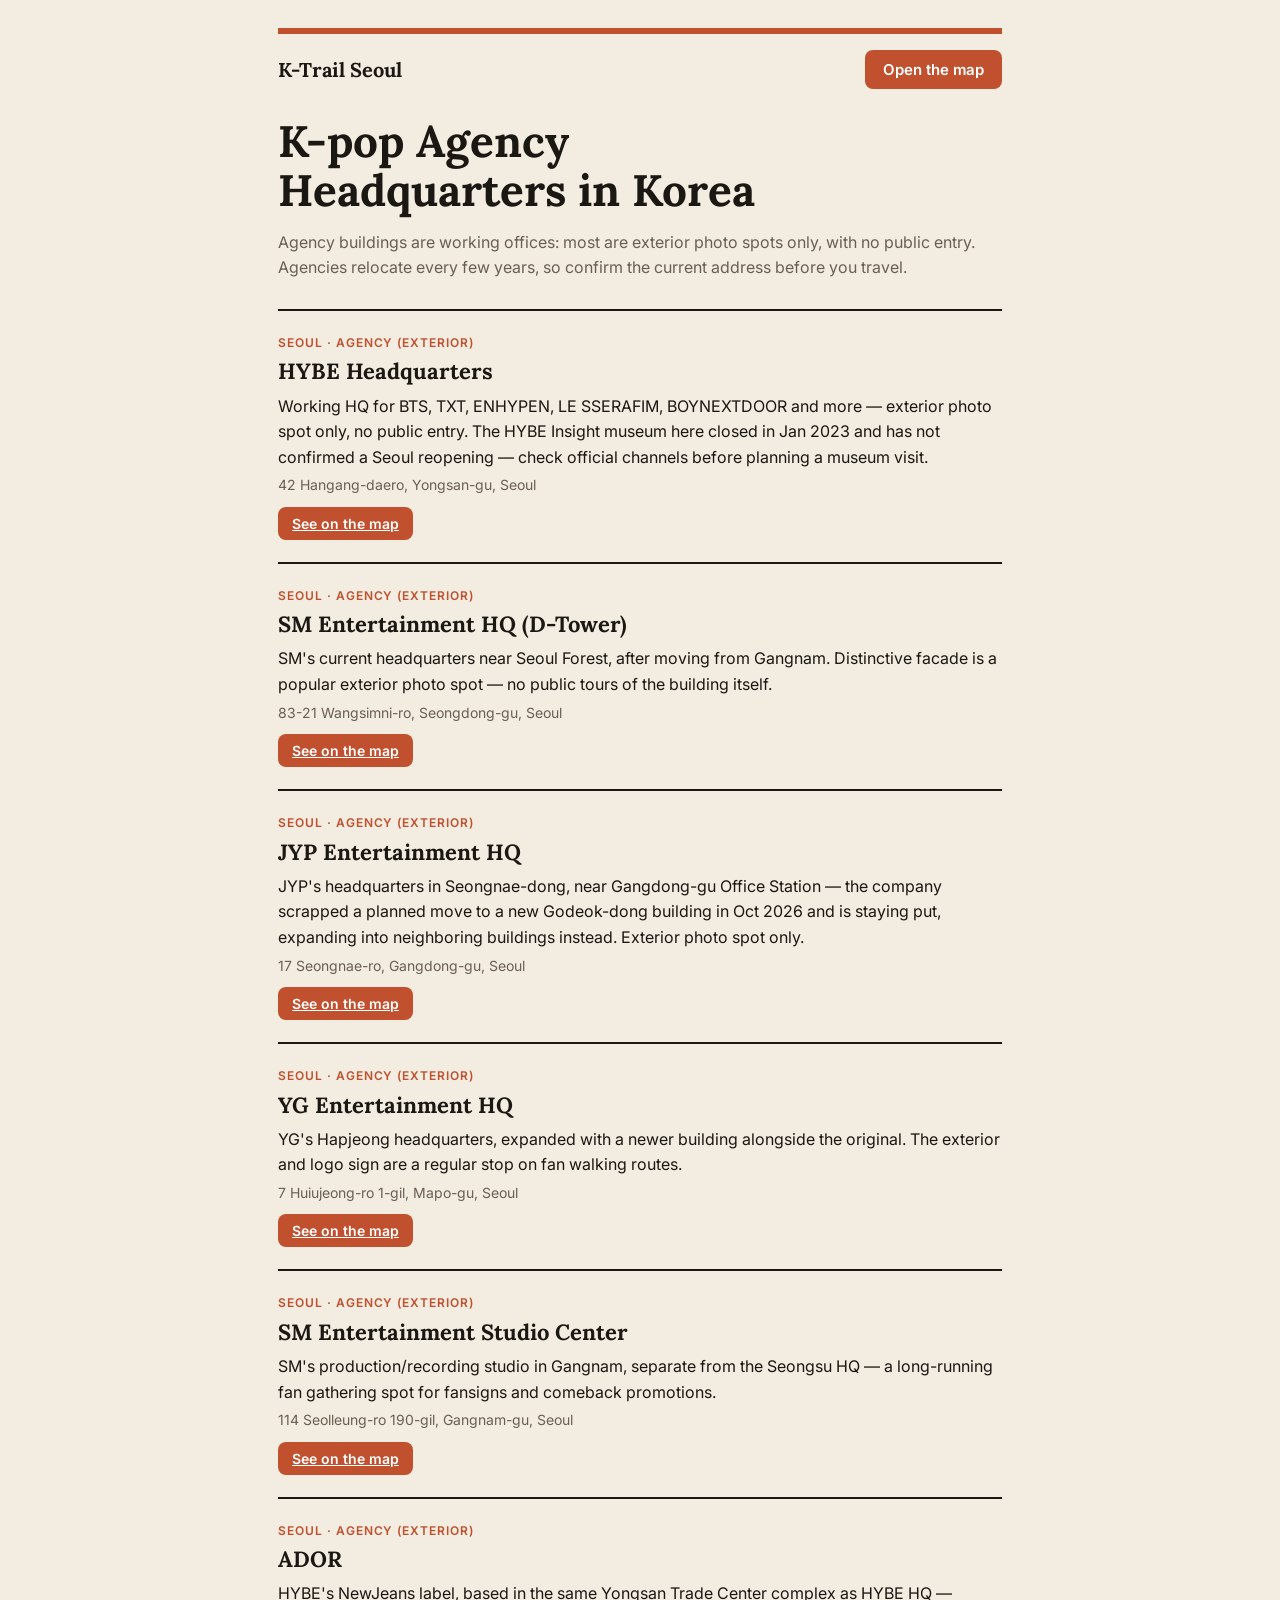
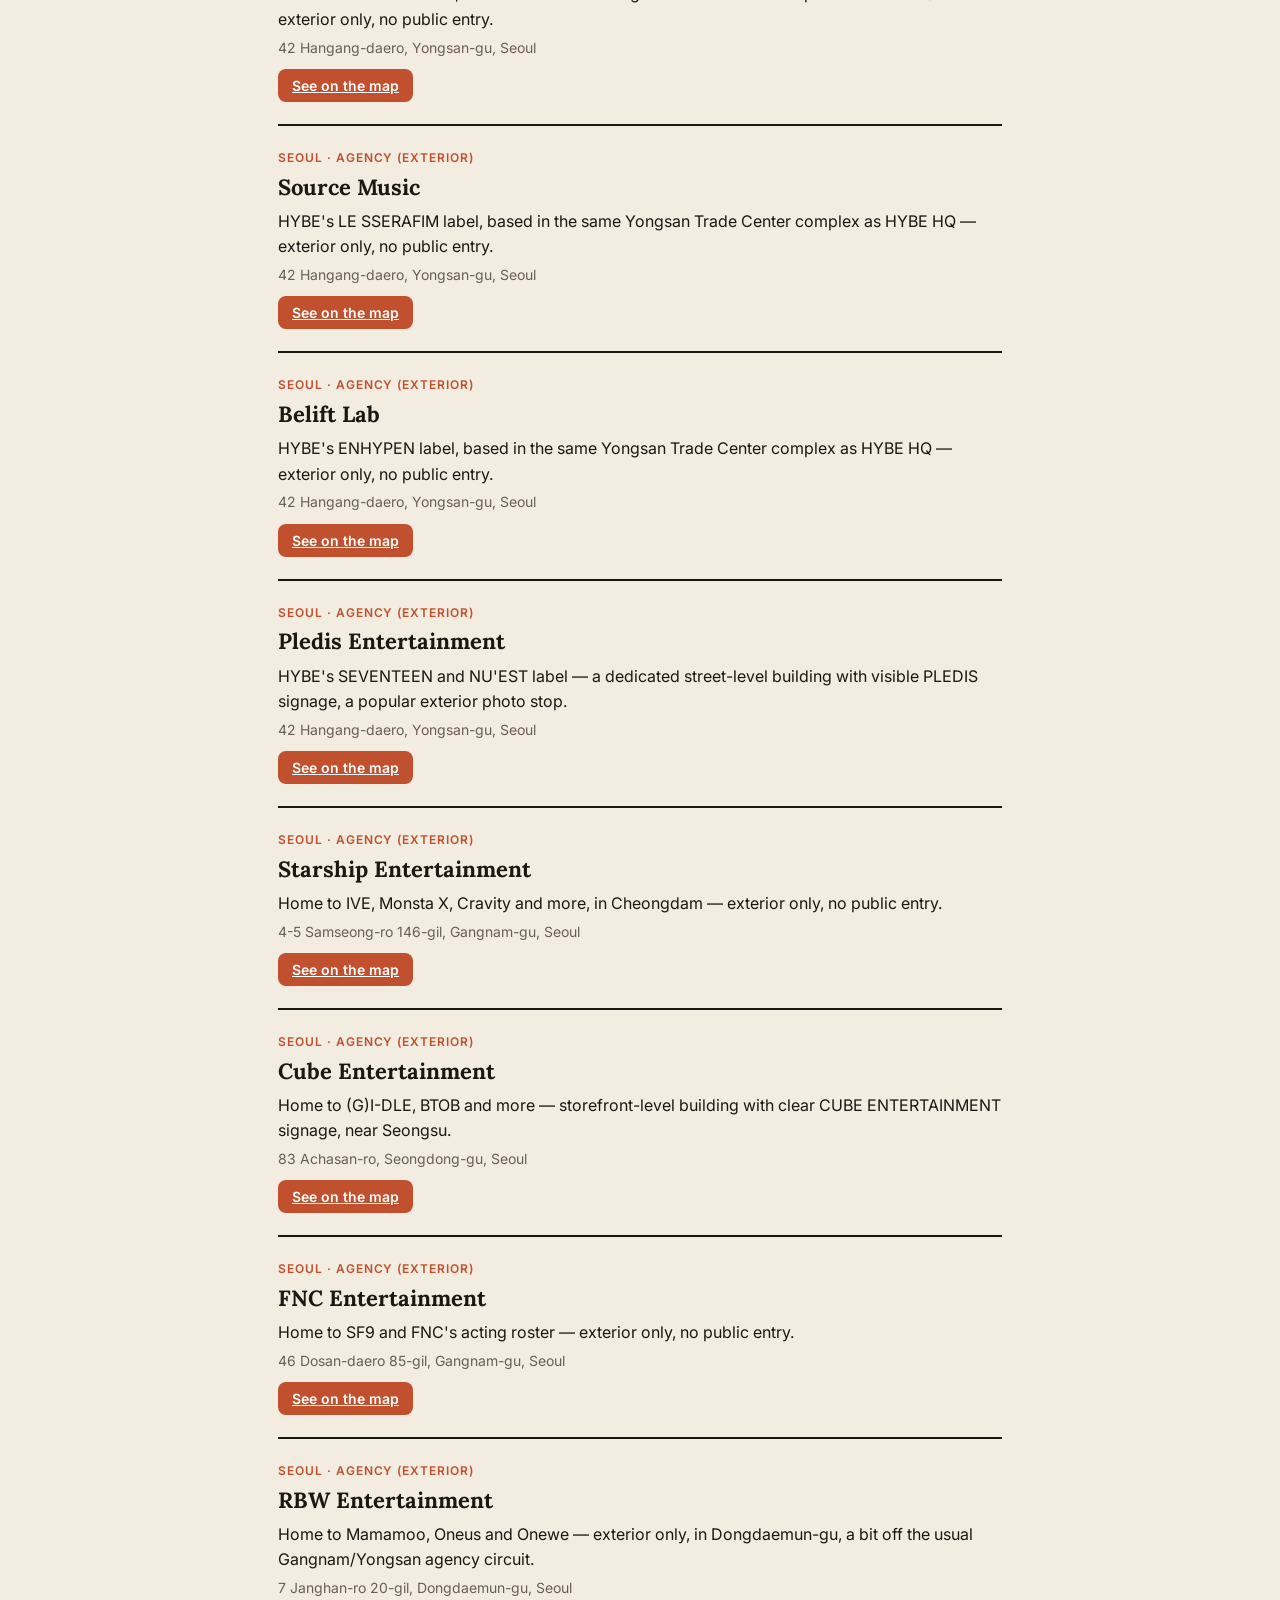
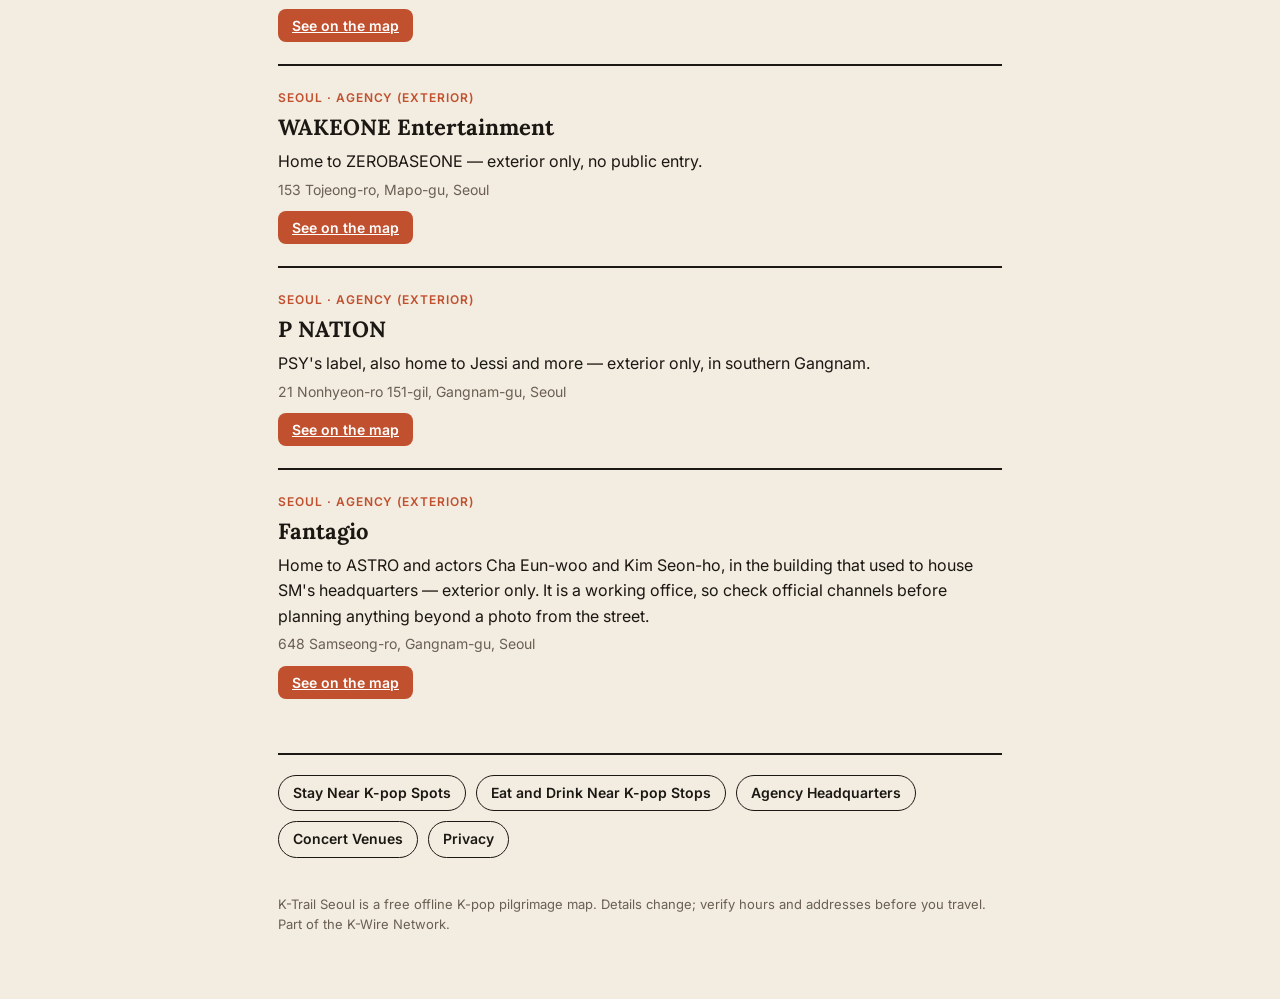
<file: agencies.html>
<!doctype html>
<html lang="en"><head><meta charset="UTF-8"><meta name="viewport" content="width=device-width,initial-scale=1">
<title>K-pop Agency Headquarters in Korea, Visitor Guide — K-Trail</title><meta name="description" content="Where the big K-pop agencies are based, what you can see from outside, and addresses for each, from K-Trail.">
<link rel="canonical" href="https://fhzl0117-hue.github.io/ktrail-seoul/agencies.html">
<meta name="theme-color" content="#C1502E">
<meta property="og:type" content="website"><meta property="og:title" content="K-pop Agency Headquarters in Korea, Visitor Guide — K-Trail"><meta property="og:description" content="Where the big K-pop agencies are based, what you can see from outside, and addresses for each, from K-Trail.">
<meta property="og:url" content="https://fhzl0117-hue.github.io/ktrail-seoul/agencies.html"><meta property="og:image" content="https://fhzl0117-hue.github.io/ktrail-seoul/og-image.png">
<meta name="twitter:card" content="summary_large_image"><meta name="twitter:image" content="https://fhzl0117-hue.github.io/ktrail-seoul/og-image.png">
<link href="https://fonts.googleapis.com/css2?family=Lora:wght@600;700&family=Inter:wght@400;600&display=swap" rel="stylesheet">
<style>:root{--bg:#F2ECE1;--ink:#1B1712;--mut:#6b5f52;--rust:#C1502E;--line:#d9cfbd}
@media (prefers-color-scheme:dark){:root{--bg:#1B1712;--ink:#F2ECE1;--mut:#b8ab9a;--rust:#e0734f;--line:#3a322a}}
*{box-sizing:border-box}body{margin:0;background:var(--bg);color:var(--ink);font:16px/1.6 Inter,system-ui,sans-serif}
.w{max-width:760px;margin:0 auto;padding:28px 18px 64px}
.top{display:flex;justify-content:space-between;align-items:center;gap:12px;flex-wrap:wrap;border-top:6px solid var(--rust);padding-top:16px;margin-bottom:28px}
.top a{color:var(--ink);text-decoration:none;font-family:Lora,Georgia,serif;font-weight:700;font-size:20px}
.btn{display:inline-block;background:var(--rust);color:#fff!important;padding:10px 18px;border-radius:8px;font:600 15px Inter,sans-serif!important}
h1{font-family:Lora,Georgia,serif;font-size:clamp(30px,6vw,44px);line-height:1.12;margin:0 0 14px;text-wrap:balance}
h2{font-family:Lora,Georgia,serif;font-size:22px;margin:0 0 4px}
.lead{color:var(--mut);margin:0 0 28px}
.item{border-top:2px solid var(--ink);padding:18px 0}
.item p{margin:4px 0}.meta{color:var(--mut);font-size:14px}
.tag{font-size:12px;letter-spacing:.08em;text-transform:uppercase;color:var(--rust);font-weight:600}
.item a.l{color:var(--rust)}.acts{display:flex;gap:16px;align-items:center;flex-wrap:wrap;margin-top:10px!important}.acts .btn{padding:8px 14px;font-size:14px!important}
.nav{display:flex;gap:10px;flex-wrap:wrap;margin:32px 0 0;padding-top:20px;border-top:2px solid var(--ink)}
.nav a{border:1.5px solid var(--ink);border-radius:999px;padding:6px 14px;color:var(--ink);text-decoration:none;font-size:14px;font-weight:600}
footer{margin-top:36px;color:var(--mut);font-size:13px}footer a{color:var(--mut)}</style>
<script async src="https://www.googletagmanager.com/gtag/js?id=G-P1PRE7598W"></script>
<script>window.dataLayer=window.dataLayer||[];function gtag(){dataLayer.push(arguments);}gtag('js',new Date());gtag('config','G-P1PRE7598W');</script>
</head><body><div class="w">
<div class="top"><a href="https://fhzl0117-hue.github.io/ktrail-seoul/">K-Trail Seoul</a><a class="btn" href="https://fhzl0117-hue.github.io/ktrail-seoul/">Open the map</a></div>
<h1>K-pop Agency Headquarters in Korea</h1><p class="lead">Agency buildings are working offices: most are exterior photo spots only, with no public entry. Agencies relocate every few years, so confirm the current address before you travel.</p>
<div class="item" id="hybe-hq"><span class="tag">Seoul · Agency (exterior)</span><h2>HYBE Headquarters</h2><p>Working HQ for BTS, TXT, ENHYPEN, LE SSERAFIM, BOYNEXTDOOR and more — exterior photo spot only, no public entry. The HYBE Insight museum here closed in Jan 2023 and has not confirmed a Seoul reopening — check official channels before planning a museum visit.</p><p class="meta">42 Hangang-daero, Yongsan-gu, Seoul</p><p class="acts"><a class="btn" href="https://fhzl0117-hue.github.io/ktrail-seoul/?spot=hybe-hq">See on the map</a></p></div>
<div class="item" id="sm-hq"><span class="tag">Seoul · Agency (exterior)</span><h2>SM Entertainment HQ (D-Tower)</h2><p>SM's current headquarters near Seoul Forest, after moving from Gangnam. Distinctive facade is a popular exterior photo spot — no public tours of the building itself.</p><p class="meta">83-21 Wangsimni-ro, Seongdong-gu, Seoul</p><p class="acts"><a class="btn" href="https://fhzl0117-hue.github.io/ktrail-seoul/?spot=sm-hq">See on the map</a></p></div>
<div class="item" id="jyp-hq"><span class="tag">Seoul · Agency (exterior)</span><h2>JYP Entertainment HQ</h2><p>JYP's headquarters in Seongnae-dong, near Gangdong-gu Office Station — the company scrapped a planned move to a new Godeok-dong building in Oct 2026 and is staying put, expanding into neighboring buildings instead. Exterior photo spot only.</p><p class="meta">17 Seongnae-ro, Gangdong-gu, Seoul</p><p class="acts"><a class="btn" href="https://fhzl0117-hue.github.io/ktrail-seoul/?spot=jyp-hq">See on the map</a></p></div>
<div class="item" id="yg-hq"><span class="tag">Seoul · Agency (exterior)</span><h2>YG Entertainment HQ</h2><p>YG's Hapjeong headquarters, expanded with a newer building alongside the original. The exterior and logo sign are a regular stop on fan walking routes.</p><p class="meta">7 Huiujeong-ro 1-gil, Mapo-gu, Seoul</p><p class="acts"><a class="btn" href="https://fhzl0117-hue.github.io/ktrail-seoul/?spot=yg-hq">See on the map</a></p></div>
<div class="item" id="sm-studio-center"><span class="tag">Seoul · Agency (exterior)</span><h2>SM Entertainment Studio Center</h2><p>SM's production/recording studio in Gangnam, separate from the Seongsu HQ — a long-running fan gathering spot for fansigns and comeback promotions.</p><p class="meta">114 Seolleung-ro 190-gil, Gangnam-gu, Seoul</p><p class="acts"><a class="btn" href="https://fhzl0117-hue.github.io/ktrail-seoul/?spot=sm-studio-center">See on the map</a></p></div>
<div class="item" id="ador"><span class="tag">Seoul · Agency (exterior)</span><h2>ADOR</h2><p>HYBE's NewJeans label, based in the same Yongsan Trade Center complex as HYBE HQ — exterior only, no public entry.</p><p class="meta">42 Hangang-daero, Yongsan-gu, Seoul</p><p class="acts"><a class="btn" href="https://fhzl0117-hue.github.io/ktrail-seoul/?spot=ador">See on the map</a></p></div>
<div class="item" id="source-music"><span class="tag">Seoul · Agency (exterior)</span><h2>Source Music</h2><p>HYBE's LE SSERAFIM label, based in the same Yongsan Trade Center complex as HYBE HQ — exterior only, no public entry.</p><p class="meta">42 Hangang-daero, Yongsan-gu, Seoul</p><p class="acts"><a class="btn" href="https://fhzl0117-hue.github.io/ktrail-seoul/?spot=source-music">See on the map</a></p></div>
<div class="item" id="belift-lab"><span class="tag">Seoul · Agency (exterior)</span><h2>Belift Lab</h2><p>HYBE's ENHYPEN label, based in the same Yongsan Trade Center complex as HYBE HQ — exterior only, no public entry.</p><p class="meta">42 Hangang-daero, Yongsan-gu, Seoul</p><p class="acts"><a class="btn" href="https://fhzl0117-hue.github.io/ktrail-seoul/?spot=belift-lab">See on the map</a></p></div>
<div class="item" id="pledis"><span class="tag">Seoul · Agency (exterior)</span><h2>Pledis Entertainment</h2><p>HYBE's SEVENTEEN and NU'EST label — a dedicated street-level building with visible PLEDIS signage, a popular exterior photo stop.</p><p class="meta">42 Hangang-daero, Yongsan-gu, Seoul</p><p class="acts"><a class="btn" href="https://fhzl0117-hue.github.io/ktrail-seoul/?spot=pledis">See on the map</a></p></div>
<div class="item" id="starship"><span class="tag">Seoul · Agency (exterior)</span><h2>Starship Entertainment</h2><p>Home to IVE, Monsta X, Cravity and more, in Cheongdam — exterior only, no public entry.</p><p class="meta">4-5 Samseong-ro 146-gil, Gangnam-gu, Seoul</p><p class="acts"><a class="btn" href="https://fhzl0117-hue.github.io/ktrail-seoul/?spot=starship">See on the map</a></p></div>
<div class="item" id="cube"><span class="tag">Seoul · Agency (exterior)</span><h2>Cube Entertainment</h2><p>Home to (G)I-DLE, BTOB and more — storefront-level building with clear CUBE ENTERTAINMENT signage, near Seongsu.</p><p class="meta">83 Achasan-ro, Seongdong-gu, Seoul</p><p class="acts"><a class="btn" href="https://fhzl0117-hue.github.io/ktrail-seoul/?spot=cube">See on the map</a></p></div>
<div class="item" id="fnc"><span class="tag">Seoul · Agency (exterior)</span><h2>FNC Entertainment</h2><p>Home to SF9 and FNC's acting roster — exterior only, no public entry.</p><p class="meta">46 Dosan-daero 85-gil, Gangnam-gu, Seoul</p><p class="acts"><a class="btn" href="https://fhzl0117-hue.github.io/ktrail-seoul/?spot=fnc">See on the map</a></p></div>
<div class="item" id="rbw"><span class="tag">Seoul · Agency (exterior)</span><h2>RBW Entertainment</h2><p>Home to Mamamoo, Oneus and Onewe — exterior only, in Dongdaemun-gu, a bit off the usual Gangnam/Yongsan agency circuit.</p><p class="meta">7 Janghan-ro 20-gil, Dongdaemun-gu, Seoul</p><p class="acts"><a class="btn" href="https://fhzl0117-hue.github.io/ktrail-seoul/?spot=rbw">See on the map</a></p></div>
<div class="item" id="wakeone"><span class="tag">Seoul · Agency (exterior)</span><h2>WAKEONE Entertainment</h2><p>Home to ZEROBASEONE — exterior only, no public entry.</p><p class="meta">153 Tojeong-ro, Mapo-gu, Seoul</p><p class="acts"><a class="btn" href="https://fhzl0117-hue.github.io/ktrail-seoul/?spot=wakeone">See on the map</a></p></div>
<div class="item" id="p-nation"><span class="tag">Seoul · Agency (exterior)</span><h2>P NATION</h2><p>PSY's label, also home to Jessi and more — exterior only, in southern Gangnam.</p><p class="meta">21 Nonhyeon-ro 151-gil, Gangnam-gu, Seoul</p><p class="acts"><a class="btn" href="https://fhzl0117-hue.github.io/ktrail-seoul/?spot=p-nation">See on the map</a></p></div>
<div class="item" id="fantagio"><span class="tag">Seoul · Agency (exterior)</span><h2>Fantagio</h2><p>Home to ASTRO and actors Cha Eun-woo and Kim Seon-ho, in the building that used to house SM's headquarters — exterior only. It is a working office, so check official channels before planning anything beyond a photo from the street.</p><p class="meta">648 Samseong-ro, Gangnam-gu, Seoul</p><p class="acts"><a class="btn" href="https://fhzl0117-hue.github.io/ktrail-seoul/?spot=fantagio">See on the map</a></p></div>
<div class="nav"><a href="stay.html">Stay Near K-pop Spots</a><a href="eat.html">Eat and Drink Near K-pop Stops</a><a href="agencies.html">Agency Headquarters</a><a href="venues.html">Concert Venues</a><a href="privacy.html">Privacy</a></div>
<footer>K-Trail Seoul is a free offline K-pop pilgrimage map. Details change; verify hours and addresses before you travel. Part of the K-Wire Network.</footer>
</div></body></html>
</file>
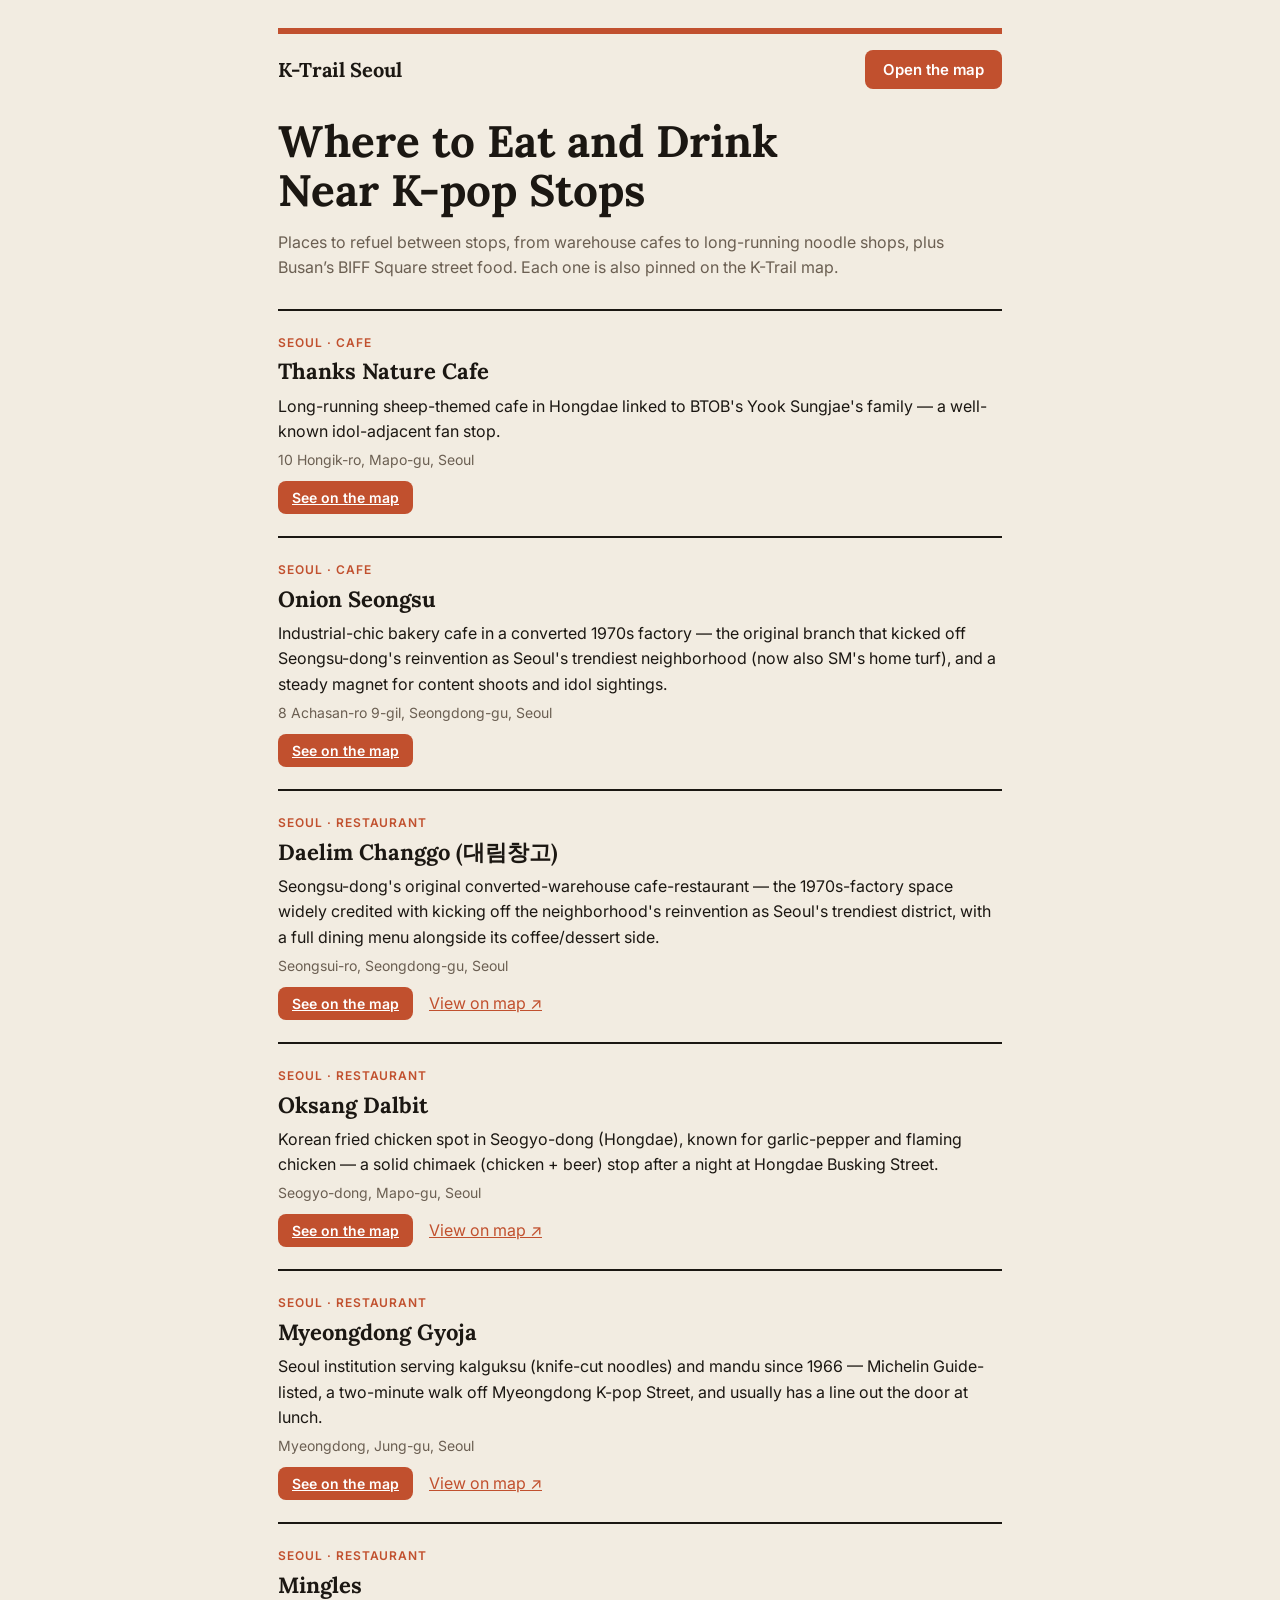
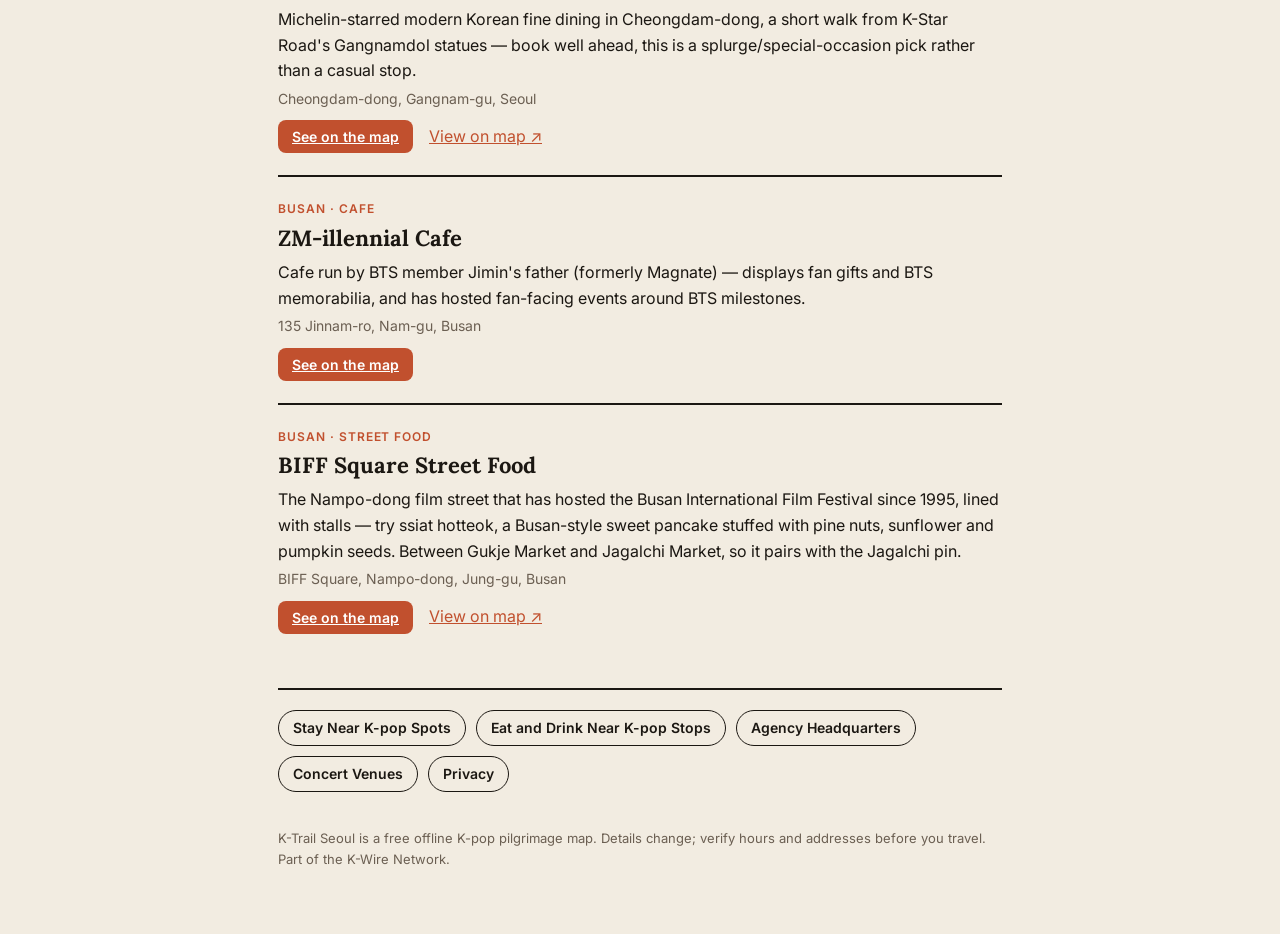
<file: eat.html>
<!doctype html>
<html lang="en"><head><meta charset="UTF-8"><meta name="viewport" content="width=device-width,initial-scale=1">
<title>Where to Eat Near K-pop Spots in Korea — K-Trail</title><meta name="description" content="Restaurants and cafes near K-pop stops in Korea, with addresses and map links from K-Trail.">
<link rel="canonical" href="https://fhzl0117-hue.github.io/ktrail-seoul/eat.html">
<meta name="theme-color" content="#C1502E">
<meta property="og:type" content="website"><meta property="og:title" content="Where to Eat Near K-pop Spots in Korea — K-Trail"><meta property="og:description" content="Restaurants and cafes near K-pop stops in Korea, with addresses and map links from K-Trail.">
<meta property="og:url" content="https://fhzl0117-hue.github.io/ktrail-seoul/eat.html"><meta property="og:image" content="https://fhzl0117-hue.github.io/ktrail-seoul/og-image.png">
<meta name="twitter:card" content="summary_large_image"><meta name="twitter:image" content="https://fhzl0117-hue.github.io/ktrail-seoul/og-image.png">
<link href="https://fonts.googleapis.com/css2?family=Lora:wght@600;700&family=Inter:wght@400;600&display=swap" rel="stylesheet">
<style>:root{--bg:#F2ECE1;--ink:#1B1712;--mut:#6b5f52;--rust:#C1502E;--line:#d9cfbd}
@media (prefers-color-scheme:dark){:root{--bg:#1B1712;--ink:#F2ECE1;--mut:#b8ab9a;--rust:#e0734f;--line:#3a322a}}
*{box-sizing:border-box}body{margin:0;background:var(--bg);color:var(--ink);font:16px/1.6 Inter,system-ui,sans-serif}
.w{max-width:760px;margin:0 auto;padding:28px 18px 64px}
.top{display:flex;justify-content:space-between;align-items:center;gap:12px;flex-wrap:wrap;border-top:6px solid var(--rust);padding-top:16px;margin-bottom:28px}
.top a{color:var(--ink);text-decoration:none;font-family:Lora,Georgia,serif;font-weight:700;font-size:20px}
.btn{display:inline-block;background:var(--rust);color:#fff!important;padding:10px 18px;border-radius:8px;font:600 15px Inter,sans-serif!important}
h1{font-family:Lora,Georgia,serif;font-size:clamp(30px,6vw,44px);line-height:1.12;margin:0 0 14px;text-wrap:balance}
h2{font-family:Lora,Georgia,serif;font-size:22px;margin:0 0 4px}
.lead{color:var(--mut);margin:0 0 28px}
.item{border-top:2px solid var(--ink);padding:18px 0}
.item p{margin:4px 0}.meta{color:var(--mut);font-size:14px}
.tag{font-size:12px;letter-spacing:.08em;text-transform:uppercase;color:var(--rust);font-weight:600}
.item a.l{color:var(--rust)}.acts{display:flex;gap:16px;align-items:center;flex-wrap:wrap;margin-top:10px!important}.acts .btn{padding:8px 14px;font-size:14px!important}
.nav{display:flex;gap:10px;flex-wrap:wrap;margin:32px 0 0;padding-top:20px;border-top:2px solid var(--ink)}
.nav a{border:1.5px solid var(--ink);border-radius:999px;padding:6px 14px;color:var(--ink);text-decoration:none;font-size:14px;font-weight:600}
footer{margin-top:36px;color:var(--mut);font-size:13px}footer a{color:var(--mut)}</style>
<script async src="https://www.googletagmanager.com/gtag/js?id=G-P1PRE7598W"></script>
<script>window.dataLayer=window.dataLayer||[];function gtag(){dataLayer.push(arguments);}gtag('js',new Date());gtag('config','G-P1PRE7598W');</script>
</head><body><div class="w">
<div class="top"><a href="https://fhzl0117-hue.github.io/ktrail-seoul/">K-Trail Seoul</a><a class="btn" href="https://fhzl0117-hue.github.io/ktrail-seoul/">Open the map</a></div>
<h1>Where to Eat and Drink Near K-pop Stops</h1><p class="lead">Places to refuel between stops, from warehouse cafes to long-running noodle shops, plus Busan’s BIFF Square street food. Each one is also pinned on the K-Trail map.</p>
<div class="item" id="thanks-nature-cafe"><span class="tag">Seoul · Cafe</span><h2>Thanks Nature Cafe</h2><p>Long-running sheep-themed cafe in Hongdae linked to BTOB's Yook Sungjae's family — a well-known idol-adjacent fan stop.</p><p class="meta">10 Hongik-ro, Mapo-gu, Seoul</p><p class="acts"><a class="btn" href="https://fhzl0117-hue.github.io/ktrail-seoul/?spot=thanks-nature-cafe">See on the map</a></p></div>
<div class="item" id="onion-seongsu"><span class="tag">Seoul · Cafe</span><h2>Onion Seongsu</h2><p>Industrial-chic bakery cafe in a converted 1970s factory — the original branch that kicked off Seongsu-dong's reinvention as Seoul's trendiest neighborhood (now also SM's home turf), and a steady magnet for content shoots and idol sightings.</p><p class="meta">8 Achasan-ro 9-gil, Seongdong-gu, Seoul</p><p class="acts"><a class="btn" href="https://fhzl0117-hue.github.io/ktrail-seoul/?spot=onion-seongsu">See on the map</a></p></div>
<div class="item" id="eat-daelim-changgo"><span class="tag">Seoul · Restaurant</span><h2>Daelim Changgo (대림창고)</h2><p>Seongsu-dong's original converted-warehouse cafe-restaurant — the 1970s-factory space widely credited with kicking off the neighborhood's reinvention as Seoul's trendiest district, with a full dining menu alongside its coffee/dessert side.</p><p class="meta">Seongsui-ro, Seongdong-gu, Seoul</p><p class="acts"><a class="btn" href="https://fhzl0117-hue.github.io/ktrail-seoul/?spot=eat-daelim-changgo">See on the map</a> <a class="l" href="https://www.google.com/search?q=대림창고+성수+맛집" target="_blank" rel="noopener">View on map &#8599;</a></p></div>
<div class="item" id="eat-oksang-dalbit-hongdae"><span class="tag">Seoul · Restaurant</span><h2>Oksang Dalbit</h2><p>Korean fried chicken spot in Seogyo-dong (Hongdae), known for garlic-pepper and flaming chicken — a solid chimaek (chicken + beer) stop after a night at Hongdae Busking Street.</p><p class="meta">Seogyo-dong, Mapo-gu, Seoul</p><p class="acts"><a class="btn" href="https://fhzl0117-hue.github.io/ktrail-seoul/?spot=eat-oksang-dalbit-hongdae">See on the map</a> <a class="l" href="https://www.google.com/search?q=옥상달빛+홍대+치킨" target="_blank" rel="noopener">View on map &#8599;</a></p></div>
<div class="item" id="eat-myeongdong-gyoja"><span class="tag">Seoul · Restaurant</span><h2>Myeongdong Gyoja</h2><p>Seoul institution serving kalguksu (knife-cut noodles) and mandu since 1966 — Michelin Guide-listed, a two-minute walk off Myeongdong K-pop Street, and usually has a line out the door at lunch.</p><p class="meta">Myeongdong, Jung-gu, Seoul</p><p class="acts"><a class="btn" href="https://fhzl0117-hue.github.io/ktrail-seoul/?spot=eat-myeongdong-gyoja">See on the map</a> <a class="l" href="https://www.google.com/search?q=명동교자+Myeongdong+Gyoja" target="_blank" rel="noopener">View on map &#8599;</a></p></div>
<div class="item" id="eat-mingles"><span class="tag">Seoul · Restaurant</span><h2>Mingles</h2><p>Michelin-starred modern Korean fine dining in Cheongdam-dong, a short walk from K-Star Road's Gangnamdol statues — book well ahead, this is a splurge/special-occasion pick rather than a casual stop.</p><p class="meta">Cheongdam-dong, Gangnam-gu, Seoul</p><p class="acts"><a class="btn" href="https://fhzl0117-hue.github.io/ktrail-seoul/?spot=eat-mingles">See on the map</a> <a class="l" href="https://www.google.com/search?q=Mingles+restaurant+Cheongdam+Seoul" target="_blank" rel="noopener">View on map &#8599;</a></p></div>
<div class="item" id="zm-illennial-cafe"><span class="tag">Busan · Cafe</span><h2>ZM-illennial Cafe</h2><p>Cafe run by BTS member Jimin's father (formerly Magnate) — displays fan gifts and BTS memorabilia, and has hosted fan-facing events around BTS milestones.</p><p class="meta">135 Jinnam-ro, Nam-gu, Busan</p><p class="acts"><a class="btn" href="https://fhzl0117-hue.github.io/ktrail-seoul/?spot=zm-illennial-cafe">See on the map</a></p></div>
<div class="item" id="eat-biff-square-street-food"><span class="tag">Busan · Street food</span><h2>BIFF Square Street Food</h2><p>The Nampo-dong film street that has hosted the Busan International Film Festival since 1995, lined with stalls — try ssiat hotteok, a Busan-style sweet pancake stuffed with pine nuts, sunflower and pumpkin seeds. Between Gukje Market and Jagalchi Market, so it pairs with the Jagalchi pin.</p><p class="meta">BIFF Square, Nampo-dong, Jung-gu, Busan</p><p class="acts"><a class="btn" href="https://fhzl0117-hue.github.io/ktrail-seoul/?spot=eat-biff-square-street-food">See on the map</a> <a class="l" href="https://www.google.com/search?q=BIFF+Square+ssiat+hotteok+Busan" target="_blank" rel="noopener">View on map &#8599;</a></p></div>
<div class="nav"><a href="stay.html">Stay Near K-pop Spots</a><a href="eat.html">Eat and Drink Near K-pop Stops</a><a href="agencies.html">Agency Headquarters</a><a href="venues.html">Concert Venues</a><a href="privacy.html">Privacy</a></div>
<footer>K-Trail Seoul is a free offline K-pop pilgrimage map. Details change; verify hours and addresses before you travel. Part of the K-Wire Network.</footer>
</div></body></html>
</file>
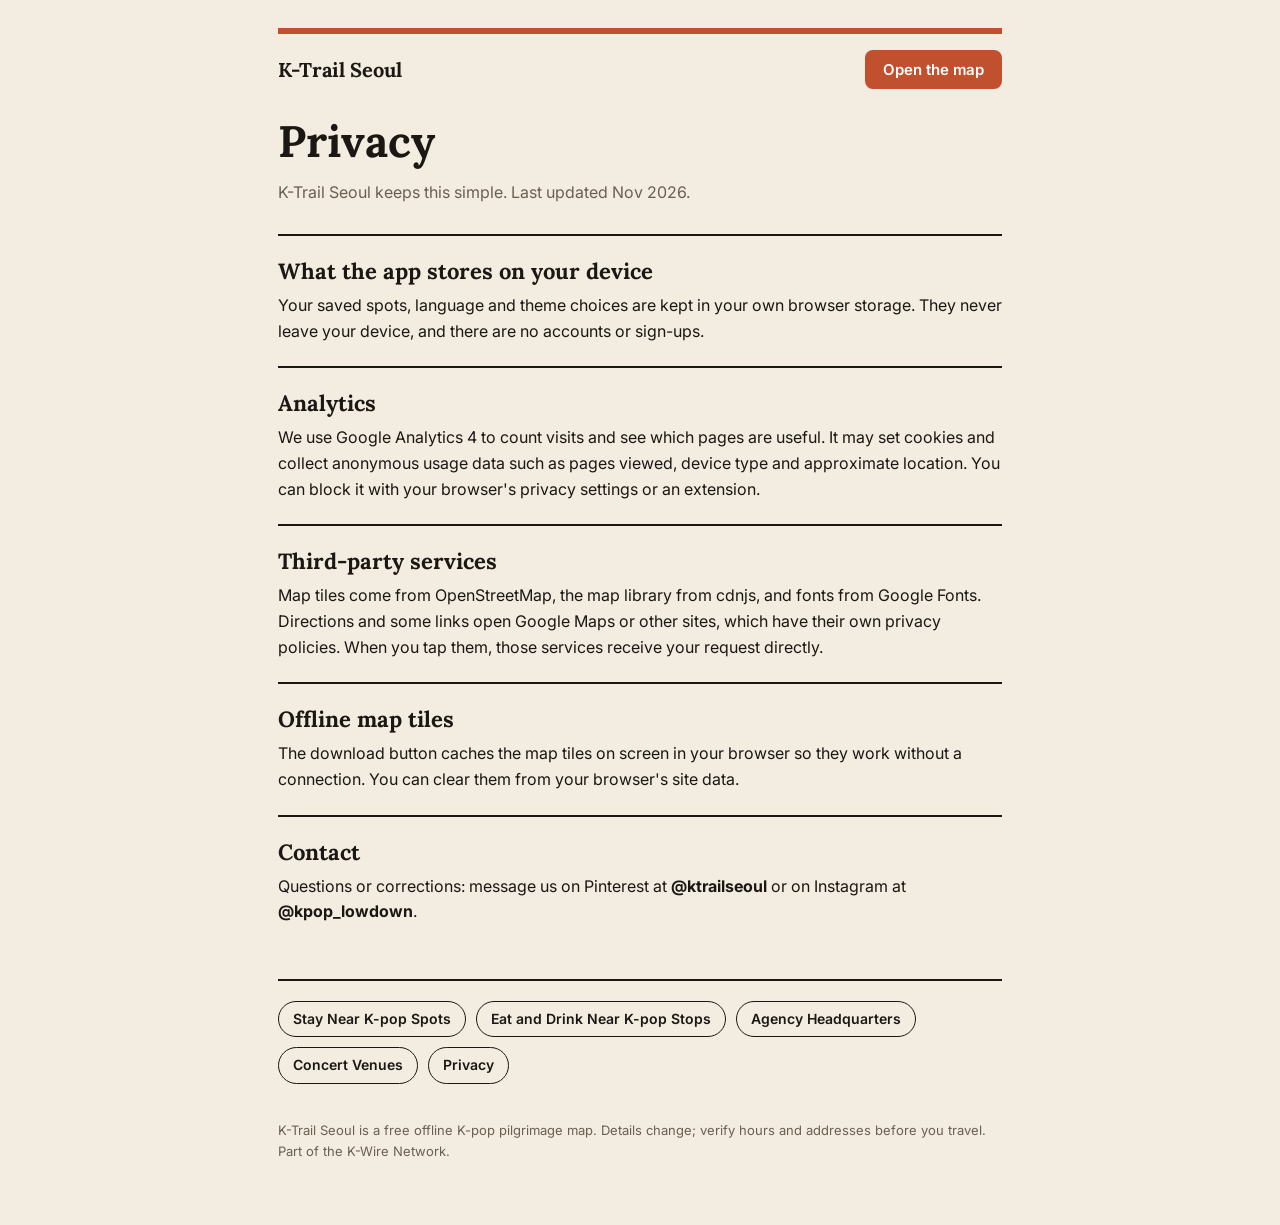
<file: privacy.html>
<!doctype html>
<html lang="en"><head><meta charset="UTF-8"><meta name="viewport" content="width=device-width,initial-scale=1">
<title>Privacy — K-Trail Seoul</title><meta name="description" content="How K-Trail Seoul handles data, analytics and third-party services.">
<link rel="canonical" href="https://fhzl0117-hue.github.io/ktrail-seoul/privacy.html">
<meta name="theme-color" content="#C1502E">
<meta property="og:type" content="website"><meta property="og:title" content="Privacy — K-Trail Seoul"><meta property="og:description" content="How K-Trail Seoul handles data, analytics and third-party services.">
<meta property="og:url" content="https://fhzl0117-hue.github.io/ktrail-seoul/privacy.html"><meta property="og:image" content="https://fhzl0117-hue.github.io/ktrail-seoul/og-image.png">
<meta name="twitter:card" content="summary_large_image"><meta name="twitter:image" content="https://fhzl0117-hue.github.io/ktrail-seoul/og-image.png">
<link href="https://fonts.googleapis.com/css2?family=Lora:wght@600;700&family=Inter:wght@400;600&display=swap" rel="stylesheet">
<style>:root{--bg:#F2ECE1;--ink:#1B1712;--mut:#6b5f52;--rust:#C1502E;--line:#d9cfbd}
@media (prefers-color-scheme:dark){:root{--bg:#1B1712;--ink:#F2ECE1;--mut:#b8ab9a;--rust:#e0734f;--line:#3a322a}}
*{box-sizing:border-box}body{margin:0;background:var(--bg);color:var(--ink);font:16px/1.6 Inter,system-ui,sans-serif}
.w{max-width:760px;margin:0 auto;padding:28px 18px 64px}
.top{display:flex;justify-content:space-between;align-items:center;gap:12px;flex-wrap:wrap;border-top:6px solid var(--rust);padding-top:16px;margin-bottom:28px}
.top a{color:var(--ink);text-decoration:none;font-family:Lora,Georgia,serif;font-weight:700;font-size:20px}
.btn{display:inline-block;background:var(--rust);color:#fff!important;padding:10px 18px;border-radius:8px;font:600 15px Inter,sans-serif!important}
h1{font-family:Lora,Georgia,serif;font-size:clamp(30px,6vw,44px);line-height:1.12;margin:0 0 14px;text-wrap:balance}
h2{font-family:Lora,Georgia,serif;font-size:22px;margin:0 0 4px}
.lead{color:var(--mut);margin:0 0 28px}
.item{border-top:2px solid var(--ink);padding:18px 0}
.item p{margin:4px 0}.meta{color:var(--mut);font-size:14px}
.tag{font-size:12px;letter-spacing:.08em;text-transform:uppercase;color:var(--rust);font-weight:600}
.item a.l{color:var(--rust)}
.nav{display:flex;gap:10px;flex-wrap:wrap;margin:32px 0 0;padding-top:20px;border-top:2px solid var(--ink)}
.nav a{border:1.5px solid var(--ink);border-radius:999px;padding:6px 14px;color:var(--ink);text-decoration:none;font-size:14px;font-weight:600}
footer{margin-top:36px;color:var(--mut);font-size:13px}footer a{color:var(--mut)}</style>
<script async src="https://www.googletagmanager.com/gtag/js?id=G-P1PRE7598W"></script>
<script>window.dataLayer=window.dataLayer||[];function gtag(){dataLayer.push(arguments);}gtag('js',new Date());gtag('config','G-P1PRE7598W');</script>
</head><body><div class="w">
<div class="top"><a href="https://fhzl0117-hue.github.io/ktrail-seoul/">K-Trail Seoul</a><a class="btn" href="https://fhzl0117-hue.github.io/ktrail-seoul/">Open the map</a></div>
<h1>Privacy</h1><p class="lead">K-Trail Seoul keeps this simple. Last updated Nov 2026.</p>
<div class="item"><h2>What the app stores on your device</h2><p>Your saved spots, language and theme choices are kept in your own browser storage. They never leave your device, and there are no accounts or sign-ups.</p></div>
<div class="item"><h2>Analytics</h2><p>We use Google Analytics 4 to count visits and see which pages are useful. It may set cookies and collect anonymous usage data such as pages viewed, device type and approximate location. You can block it with your browser's privacy settings or an extension.</p></div>
<div class="item"><h2>Third-party services</h2><p>Map tiles come from OpenStreetMap, the map library from cdnjs, and fonts from Google Fonts. Directions and some links open Google Maps or other sites, which have their own privacy policies. When you tap them, those services receive your request directly.</p></div>
<div class="item"><h2>Offline map tiles</h2><p>The download button caches the map tiles on screen in your browser so they work without a connection. You can clear them from your browser's site data.</p></div>
<div class="item"><h2>Contact</h2><p>Questions or corrections: message us on Pinterest at <strong>@ktrailseoul</strong> or on Instagram at <strong>@kpop_lowdown</strong>.</p></div>
<div class="nav"><a href="stay.html">Stay Near K-pop Spots</a><a href="eat.html">Eat and Drink Near K-pop Stops</a><a href="agencies.html">Agency Headquarters</a><a href="venues.html">Concert Venues</a><a href="privacy.html">Privacy</a></div>
<footer>K-Trail Seoul is a free offline K-pop pilgrimage map. Details change; verify hours and addresses before you travel. Part of the K-Wire Network.</footer>
</div></body></html>
</file>
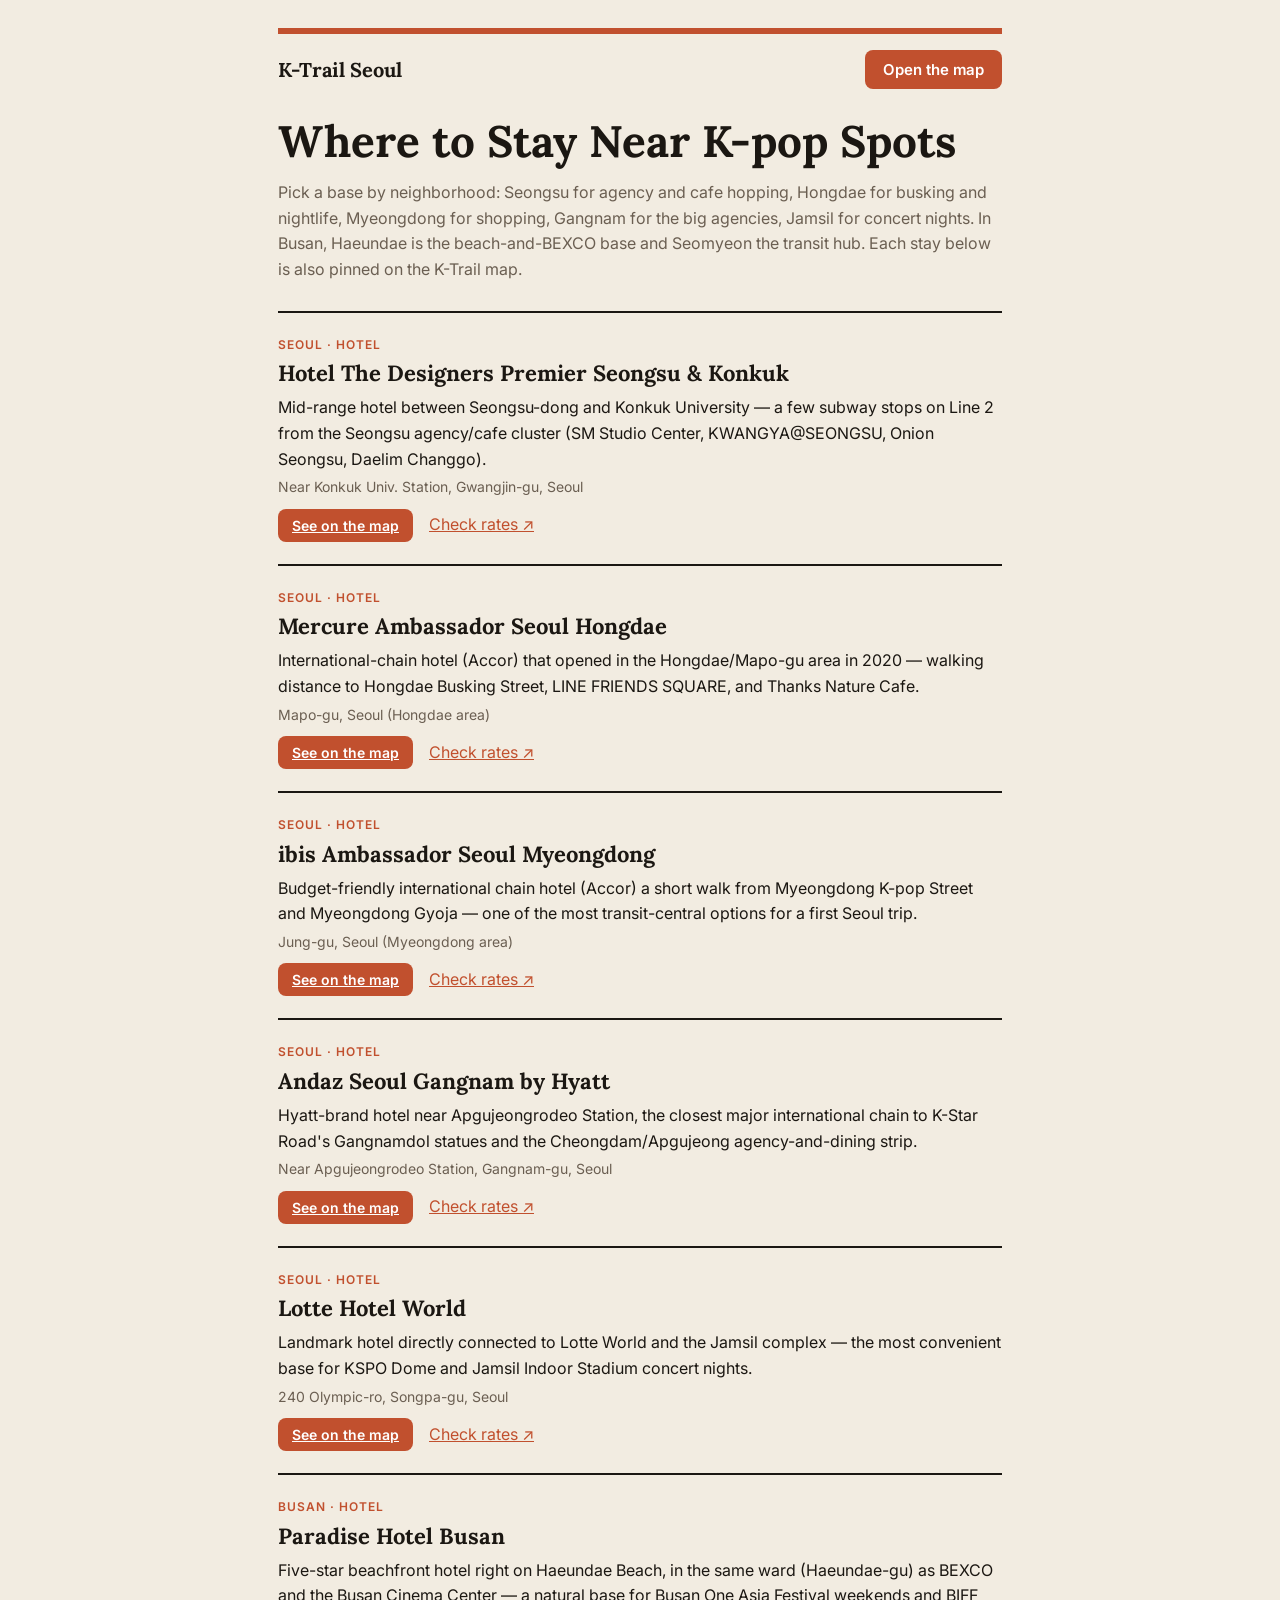
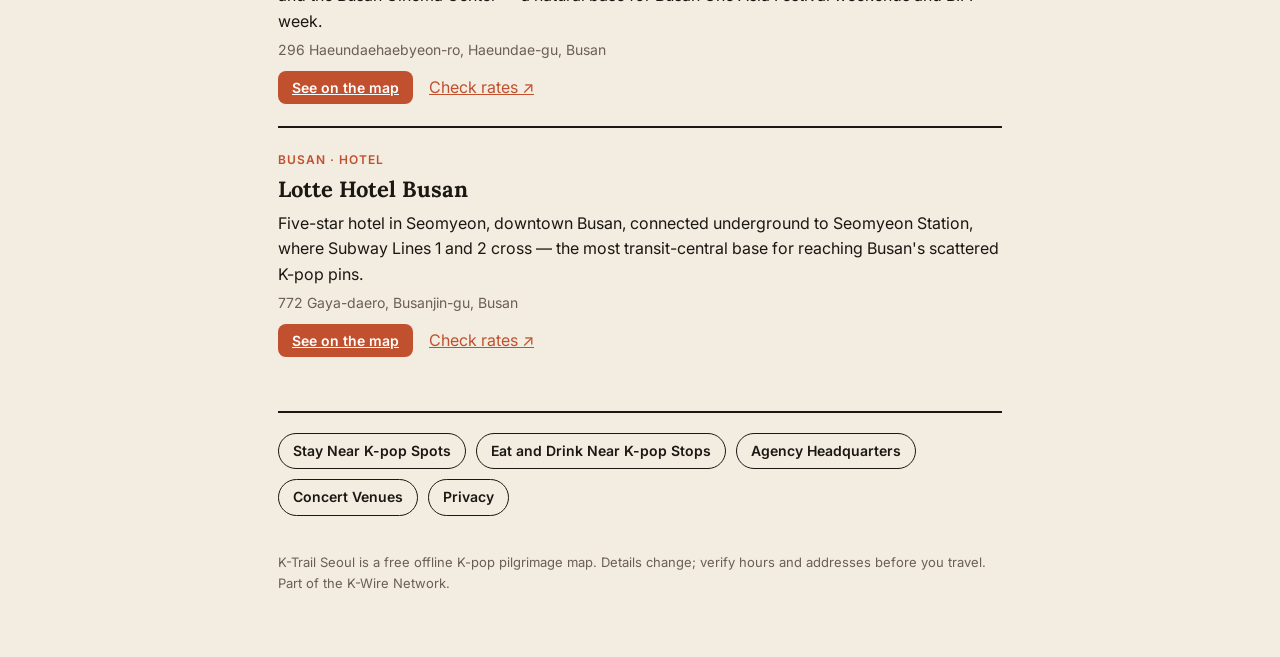
<file: stay.html>
<!doctype html>
<html lang="en"><head><meta charset="UTF-8"><meta name="viewport" content="width=device-width,initial-scale=1">
<title>Where to Stay Near K-pop Spots in Korea — K-Trail</title><meta name="description" content="Hotels near K-pop agencies, venues and fan spots in Korea, with addresses and map links from K-Trail.">
<link rel="canonical" href="https://fhzl0117-hue.github.io/ktrail-seoul/stay.html">
<meta name="theme-color" content="#C1502E">
<meta property="og:type" content="website"><meta property="og:title" content="Where to Stay Near K-pop Spots in Korea — K-Trail"><meta property="og:description" content="Hotels near K-pop agencies, venues and fan spots in Korea, with addresses and map links from K-Trail.">
<meta property="og:url" content="https://fhzl0117-hue.github.io/ktrail-seoul/stay.html"><meta property="og:image" content="https://fhzl0117-hue.github.io/ktrail-seoul/og-image.png">
<meta name="twitter:card" content="summary_large_image"><meta name="twitter:image" content="https://fhzl0117-hue.github.io/ktrail-seoul/og-image.png">
<link href="https://fonts.googleapis.com/css2?family=Lora:wght@600;700&family=Inter:wght@400;600&display=swap" rel="stylesheet">
<style>:root{--bg:#F2ECE1;--ink:#1B1712;--mut:#6b5f52;--rust:#C1502E;--line:#d9cfbd}
@media (prefers-color-scheme:dark){:root{--bg:#1B1712;--ink:#F2ECE1;--mut:#b8ab9a;--rust:#e0734f;--line:#3a322a}}
*{box-sizing:border-box}body{margin:0;background:var(--bg);color:var(--ink);font:16px/1.6 Inter,system-ui,sans-serif}
.w{max-width:760px;margin:0 auto;padding:28px 18px 64px}
.top{display:flex;justify-content:space-between;align-items:center;gap:12px;flex-wrap:wrap;border-top:6px solid var(--rust);padding-top:16px;margin-bottom:28px}
.top a{color:var(--ink);text-decoration:none;font-family:Lora,Georgia,serif;font-weight:700;font-size:20px}
.btn{display:inline-block;background:var(--rust);color:#fff!important;padding:10px 18px;border-radius:8px;font:600 15px Inter,sans-serif!important}
h1{font-family:Lora,Georgia,serif;font-size:clamp(30px,6vw,44px);line-height:1.12;margin:0 0 14px;text-wrap:balance}
h2{font-family:Lora,Georgia,serif;font-size:22px;margin:0 0 4px}
.lead{color:var(--mut);margin:0 0 28px}
.item{border-top:2px solid var(--ink);padding:18px 0}
.item p{margin:4px 0}.meta{color:var(--mut);font-size:14px}
.tag{font-size:12px;letter-spacing:.08em;text-transform:uppercase;color:var(--rust);font-weight:600}
.item a.l{color:var(--rust)}.acts{display:flex;gap:16px;align-items:center;flex-wrap:wrap;margin-top:10px!important}.acts .btn{padding:8px 14px;font-size:14px!important}
.nav{display:flex;gap:10px;flex-wrap:wrap;margin:32px 0 0;padding-top:20px;border-top:2px solid var(--ink)}
.nav a{border:1.5px solid var(--ink);border-radius:999px;padding:6px 14px;color:var(--ink);text-decoration:none;font-size:14px;font-weight:600}
footer{margin-top:36px;color:var(--mut);font-size:13px}footer a{color:var(--mut)}</style>
<script async src="https://www.googletagmanager.com/gtag/js?id=G-P1PRE7598W"></script>
<script>window.dataLayer=window.dataLayer||[];function gtag(){dataLayer.push(arguments);}gtag('js',new Date());gtag('config','G-P1PRE7598W');</script>
</head><body><div class="w">
<div class="top"><a href="https://fhzl0117-hue.github.io/ktrail-seoul/">K-Trail Seoul</a><a class="btn" href="https://fhzl0117-hue.github.io/ktrail-seoul/">Open the map</a></div>
<h1>Where to Stay Near K-pop Spots</h1><p class="lead">Pick a base by neighborhood: Seongsu for agency and cafe hopping, Hongdae for busking and nightlife, Myeongdong for shopping, Gangnam for the big agencies, Jamsil for concert nights. In Busan, Haeundae is the beach-and-BEXCO base and Seomyeon the transit hub. Each stay below is also pinned on the K-Trail map.</p>
<div class="item" id="stay-designers-premier-seongsu"><span class="tag">Seoul · Hotel</span><h2>Hotel The Designers Premier Seongsu &amp; Konkuk</h2><p>Mid-range hotel between Seongsu-dong and Konkuk University — a few subway stops on Line 2 from the Seongsu agency/cafe cluster (SM Studio Center, KWANGYA@SEONGSU, Onion Seongsu, Daelim Changgo).</p><p class="meta">Near Konkuk Univ. Station, Gwangjin-gu, Seoul</p><p class="acts"><a class="btn" href="https://fhzl0117-hue.github.io/ktrail-seoul/?spot=stay-designers-premier-seongsu">See on the map</a> <a class="l" href="https://www.google.com/search?q=Hotel+The+Designers+Premier+Seongsu+Konkuk+booking" target="_blank" rel="noopener">Check rates &#8599;</a></p></div>
<div class="item" id="stay-mercure-hongdae"><span class="tag">Seoul · Hotel</span><h2>Mercure Ambassador Seoul Hongdae</h2><p>International-chain hotel (Accor) that opened in the Hongdae/Mapo-gu area in 2020 — walking distance to Hongdae Busking Street, LINE FRIENDS SQUARE, and Thanks Nature Cafe.</p><p class="meta">Mapo-gu, Seoul (Hongdae area)</p><p class="acts"><a class="btn" href="https://fhzl0117-hue.github.io/ktrail-seoul/?spot=stay-mercure-hongdae">See on the map</a> <a class="l" href="https://www.google.com/search?q=Mercure+Ambassador+Seoul+Hongdae+booking" target="_blank" rel="noopener">Check rates &#8599;</a></p></div>
<div class="item" id="stay-ibis-myeongdong"><span class="tag">Seoul · Hotel</span><h2>ibis Ambassador Seoul Myeongdong</h2><p>Budget-friendly international chain hotel (Accor) a short walk from Myeongdong K-pop Street and Myeongdong Gyoja — one of the most transit-central options for a first Seoul trip.</p><p class="meta">Jung-gu, Seoul (Myeongdong area)</p><p class="acts"><a class="btn" href="https://fhzl0117-hue.github.io/ktrail-seoul/?spot=stay-ibis-myeongdong">See on the map</a> <a class="l" href="https://www.google.com/search?q=ibis+Ambassador+Seoul+Myeongdong+booking" target="_blank" rel="noopener">Check rates &#8599;</a></p></div>
<div class="item" id="stay-andaz-gangnam"><span class="tag">Seoul · Hotel</span><h2>Andaz Seoul Gangnam by Hyatt</h2><p>Hyatt-brand hotel near Apgujeongrodeo Station, the closest major international chain to K-Star Road's Gangnamdol statues and the Cheongdam/Apgujeong agency-and-dining strip.</p><p class="meta">Near Apgujeongrodeo Station, Gangnam-gu, Seoul</p><p class="acts"><a class="btn" href="https://fhzl0117-hue.github.io/ktrail-seoul/?spot=stay-andaz-gangnam">See on the map</a> <a class="l" href="https://www.google.com/search?q=Andaz+Seoul+Gangnam+by+Hyatt+booking" target="_blank" rel="noopener">Check rates &#8599;</a></p></div>
<div class="item" id="stay-lotte-hotel-world"><span class="tag">Seoul · Hotel</span><h2>Lotte Hotel World</h2><p>Landmark hotel directly connected to Lotte World and the Jamsil complex — the most convenient base for KSPO Dome and Jamsil Indoor Stadium concert nights.</p><p class="meta">240 Olympic-ro, Songpa-gu, Seoul</p><p class="acts"><a class="btn" href="https://fhzl0117-hue.github.io/ktrail-seoul/?spot=stay-lotte-hotel-world">See on the map</a> <a class="l" href="https://www.google.com/search?q=Lotte+Hotel+World+Jamsil+booking" target="_blank" rel="noopener">Check rates &#8599;</a></p></div>
<div class="item" id="stay-paradise-busan"><span class="tag">Busan · Hotel</span><h2>Paradise Hotel Busan</h2><p>Five-star beachfront hotel right on Haeundae Beach, in the same ward (Haeundae-gu) as BEXCO and the Busan Cinema Center — a natural base for Busan One Asia Festival weekends and BIFF week.</p><p class="meta">296 Haeundaehaebyeon-ro, Haeundae-gu, Busan</p><p class="acts"><a class="btn" href="https://fhzl0117-hue.github.io/ktrail-seoul/?spot=stay-paradise-busan">See on the map</a> <a class="l" href="https://www.google.com/search?q=Paradise+Hotel+Busan+Haeundae+booking" target="_blank" rel="noopener">Check rates &#8599;</a></p></div>
<div class="item" id="stay-lotte-busan"><span class="tag">Busan · Hotel</span><h2>Lotte Hotel Busan</h2><p>Five-star hotel in Seomyeon, downtown Busan, connected underground to Seomyeon Station, where Subway Lines 1 and 2 cross — the most transit-central base for reaching Busan's scattered K-pop pins.</p><p class="meta">772 Gaya-daero, Busanjin-gu, Busan</p><p class="acts"><a class="btn" href="https://fhzl0117-hue.github.io/ktrail-seoul/?spot=stay-lotte-busan">See on the map</a> <a class="l" href="https://www.google.com/search?q=Lotte+Hotel+Busan+Seomyeon+booking" target="_blank" rel="noopener">Check rates &#8599;</a></p></div>
<div class="nav"><a href="stay.html">Stay Near K-pop Spots</a><a href="eat.html">Eat and Drink Near K-pop Stops</a><a href="agencies.html">Agency Headquarters</a><a href="venues.html">Concert Venues</a><a href="privacy.html">Privacy</a></div>
<footer>K-Trail Seoul is a free offline K-pop pilgrimage map. Details change; verify hours and addresses before you travel. Part of the K-Wire Network.</footer>
</div></body></html>
</file>
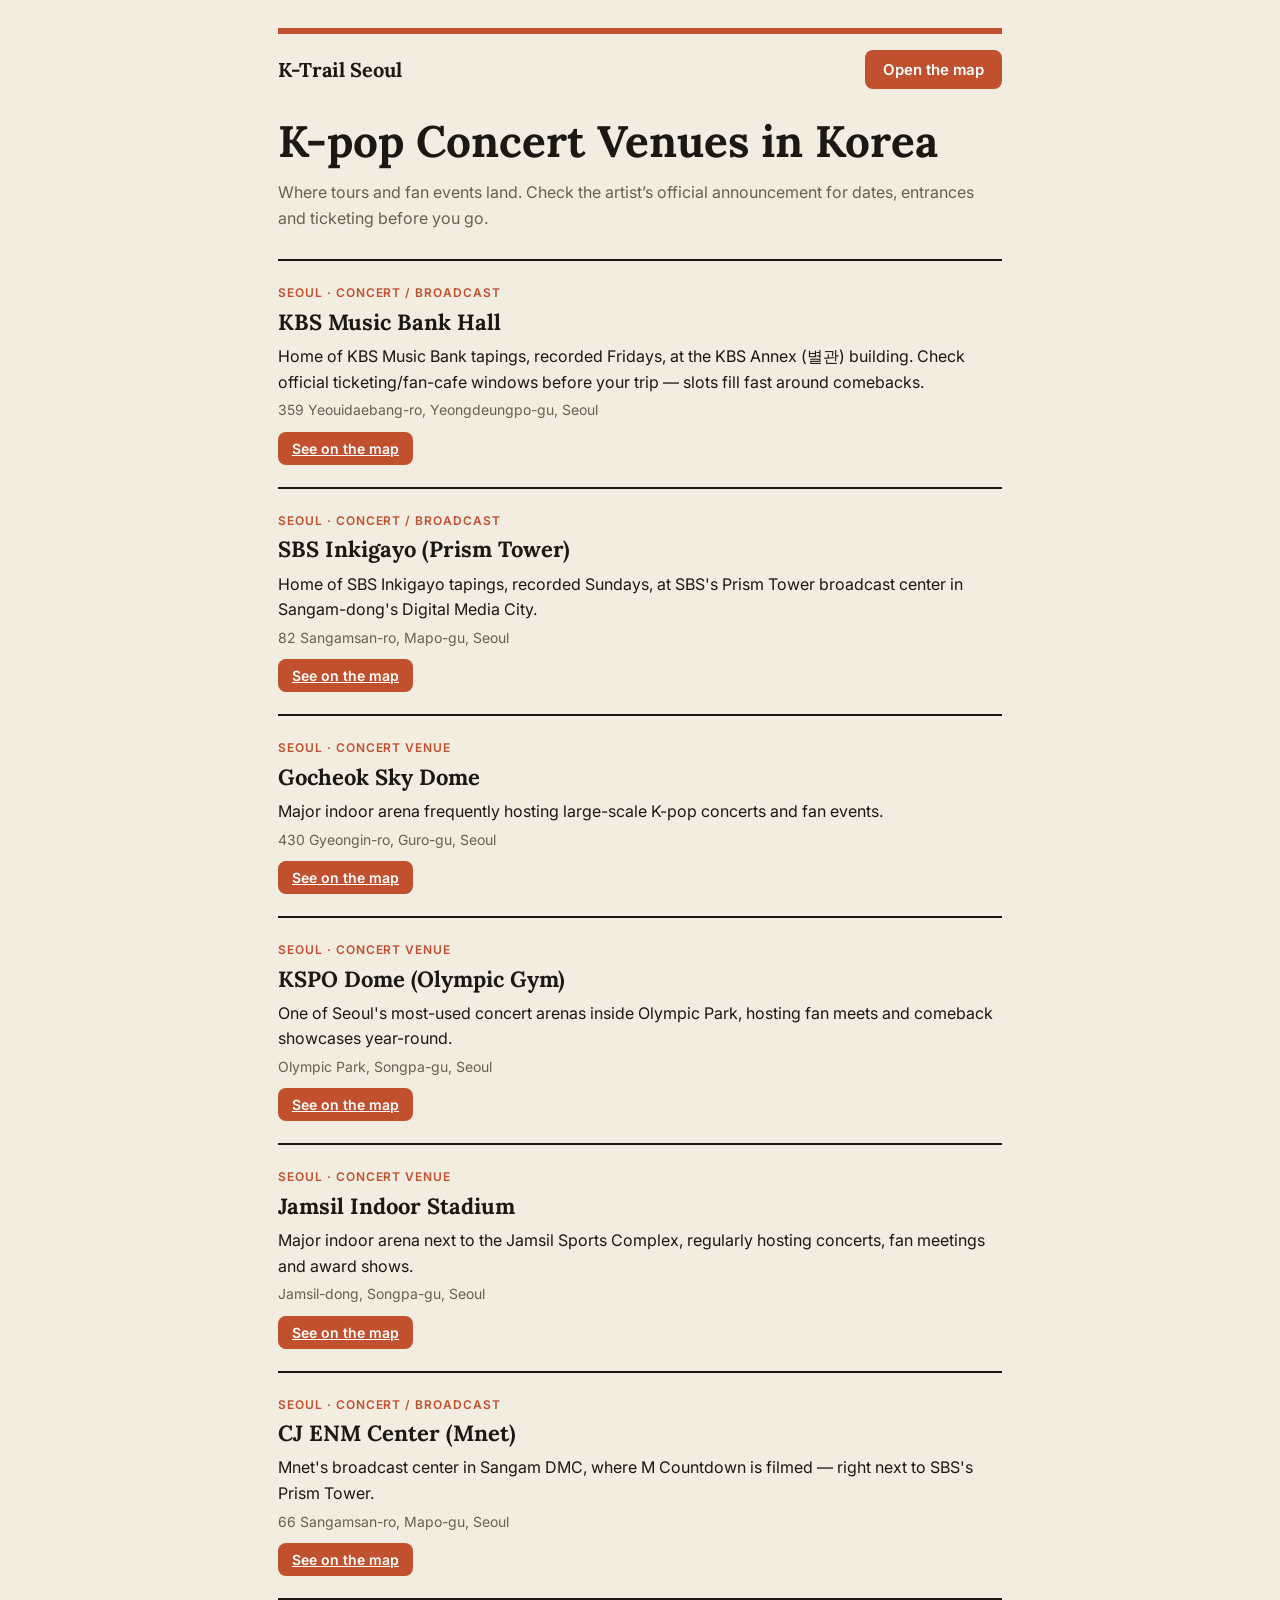
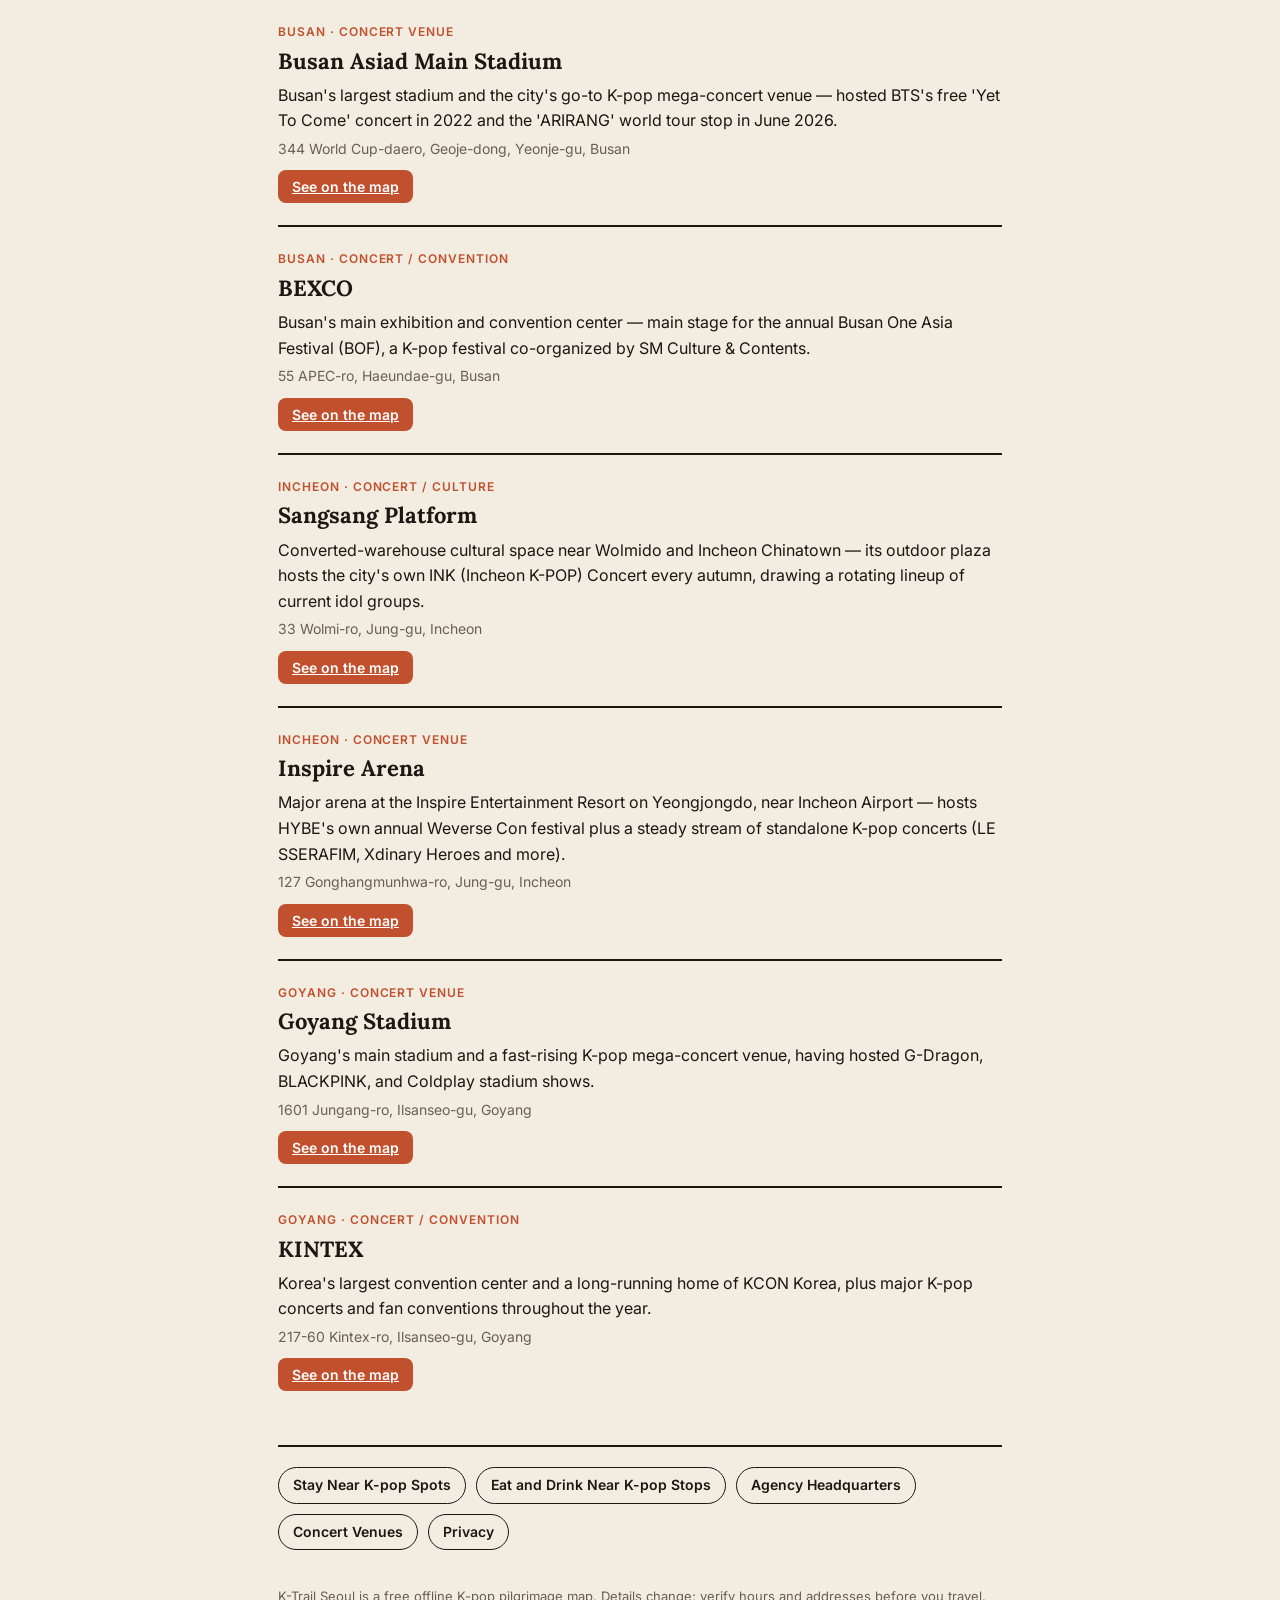
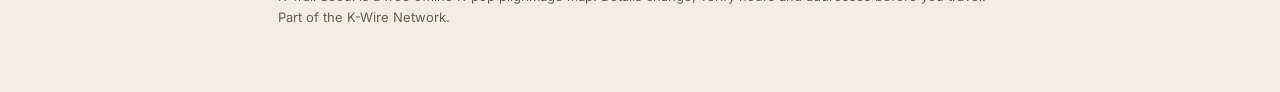
<file: venues.html>
<!doctype html>
<html lang="en"><head><meta charset="UTF-8"><meta name="viewport" content="width=device-width,initial-scale=1">
<title>K-pop Concert Venues in Korea, Visitor Guide — K-Trail</title><meta name="description" content="Stadiums and halls where K-pop concerts happen in Korea, with addresses and map links from K-Trail.">
<link rel="canonical" href="https://fhzl0117-hue.github.io/ktrail-seoul/venues.html">
<meta name="theme-color" content="#C1502E">
<meta property="og:type" content="website"><meta property="og:title" content="K-pop Concert Venues in Korea, Visitor Guide — K-Trail"><meta property="og:description" content="Stadiums and halls where K-pop concerts happen in Korea, with addresses and map links from K-Trail.">
<meta property="og:url" content="https://fhzl0117-hue.github.io/ktrail-seoul/venues.html"><meta property="og:image" content="https://fhzl0117-hue.github.io/ktrail-seoul/og-image.png">
<meta name="twitter:card" content="summary_large_image"><meta name="twitter:image" content="https://fhzl0117-hue.github.io/ktrail-seoul/og-image.png">
<link href="https://fonts.googleapis.com/css2?family=Lora:wght@600;700&family=Inter:wght@400;600&display=swap" rel="stylesheet">
<style>:root{--bg:#F2ECE1;--ink:#1B1712;--mut:#6b5f52;--rust:#C1502E;--line:#d9cfbd}
@media (prefers-color-scheme:dark){:root{--bg:#1B1712;--ink:#F2ECE1;--mut:#b8ab9a;--rust:#e0734f;--line:#3a322a}}
*{box-sizing:border-box}body{margin:0;background:var(--bg);color:var(--ink);font:16px/1.6 Inter,system-ui,sans-serif}
.w{max-width:760px;margin:0 auto;padding:28px 18px 64px}
.top{display:flex;justify-content:space-between;align-items:center;gap:12px;flex-wrap:wrap;border-top:6px solid var(--rust);padding-top:16px;margin-bottom:28px}
.top a{color:var(--ink);text-decoration:none;font-family:Lora,Georgia,serif;font-weight:700;font-size:20px}
.btn{display:inline-block;background:var(--rust);color:#fff!important;padding:10px 18px;border-radius:8px;font:600 15px Inter,sans-serif!important}
h1{font-family:Lora,Georgia,serif;font-size:clamp(30px,6vw,44px);line-height:1.12;margin:0 0 14px;text-wrap:balance}
h2{font-family:Lora,Georgia,serif;font-size:22px;margin:0 0 4px}
.lead{color:var(--mut);margin:0 0 28px}
.item{border-top:2px solid var(--ink);padding:18px 0}
.item p{margin:4px 0}.meta{color:var(--mut);font-size:14px}
.tag{font-size:12px;letter-spacing:.08em;text-transform:uppercase;color:var(--rust);font-weight:600}
.item a.l{color:var(--rust)}.acts{display:flex;gap:16px;align-items:center;flex-wrap:wrap;margin-top:10px!important}.acts .btn{padding:8px 14px;font-size:14px!important}
.nav{display:flex;gap:10px;flex-wrap:wrap;margin:32px 0 0;padding-top:20px;border-top:2px solid var(--ink)}
.nav a{border:1.5px solid var(--ink);border-radius:999px;padding:6px 14px;color:var(--ink);text-decoration:none;font-size:14px;font-weight:600}
footer{margin-top:36px;color:var(--mut);font-size:13px}footer a{color:var(--mut)}</style>
<script async src="https://www.googletagmanager.com/gtag/js?id=G-P1PRE7598W"></script>
<script>window.dataLayer=window.dataLayer||[];function gtag(){dataLayer.push(arguments);}gtag('js',new Date());gtag('config','G-P1PRE7598W');</script>
</head><body><div class="w">
<div class="top"><a href="https://fhzl0117-hue.github.io/ktrail-seoul/">K-Trail Seoul</a><a class="btn" href="https://fhzl0117-hue.github.io/ktrail-seoul/">Open the map</a></div>
<h1>K-pop Concert Venues in Korea</h1><p class="lead">Where tours and fan events land. Check the artist’s official announcement for dates, entrances and ticketing before you go.</p>
<div class="item" id="kbs-music-bank"><span class="tag">Seoul · Concert / Broadcast</span><h2>KBS Music Bank Hall</h2><p>Home of KBS Music Bank tapings, recorded Fridays, at the KBS Annex (별관) building. Check official ticketing/fan-cafe windows before your trip — slots fill fast around comebacks.</p><p class="meta">359 Yeouidaebang-ro, Yeongdeungpo-gu, Seoul</p><p class="acts"><a class="btn" href="https://fhzl0117-hue.github.io/ktrail-seoul/?spot=kbs-music-bank">See on the map</a></p></div>
<div class="item" id="sbs-inkigayo"><span class="tag">Seoul · Concert / Broadcast</span><h2>SBS Inkigayo (Prism Tower)</h2><p>Home of SBS Inkigayo tapings, recorded Sundays, at SBS's Prism Tower broadcast center in Sangam-dong's Digital Media City.</p><p class="meta">82 Sangamsan-ro, Mapo-gu, Seoul</p><p class="acts"><a class="btn" href="https://fhzl0117-hue.github.io/ktrail-seoul/?spot=sbs-inkigayo">See on the map</a></p></div>
<div class="item" id="gocheok-skydome"><span class="tag">Seoul · Concert Venue</span><h2>Gocheok Sky Dome</h2><p>Major indoor arena frequently hosting large-scale K-pop concerts and fan events.</p><p class="meta">430 Gyeongin-ro, Guro-gu, Seoul</p><p class="acts"><a class="btn" href="https://fhzl0117-hue.github.io/ktrail-seoul/?spot=gocheok-skydome">See on the map</a></p></div>
<div class="item" id="kspo-dome"><span class="tag">Seoul · Concert Venue</span><h2>KSPO Dome (Olympic Gym)</h2><p>One of Seoul's most-used concert arenas inside Olympic Park, hosting fan meets and comeback showcases year-round.</p><p class="meta">Olympic Park, Songpa-gu, Seoul</p><p class="acts"><a class="btn" href="https://fhzl0117-hue.github.io/ktrail-seoul/?spot=kspo-dome">See on the map</a></p></div>
<div class="item" id="jamsil-arena"><span class="tag">Seoul · Concert Venue</span><h2>Jamsil Indoor Stadium</h2><p>Major indoor arena next to the Jamsil Sports Complex, regularly hosting concerts, fan meetings and award shows.</p><p class="meta">Jamsil-dong, Songpa-gu, Seoul</p><p class="acts"><a class="btn" href="https://fhzl0117-hue.github.io/ktrail-seoul/?spot=jamsil-arena">See on the map</a></p></div>
<div class="item" id="cj-enm-center"><span class="tag">Seoul · Concert / Broadcast</span><h2>CJ ENM Center (Mnet)</h2><p>Mnet's broadcast center in Sangam DMC, where M Countdown is filmed — right next to SBS's Prism Tower.</p><p class="meta">66 Sangamsan-ro, Mapo-gu, Seoul</p><p class="acts"><a class="btn" href="https://fhzl0117-hue.github.io/ktrail-seoul/?spot=cj-enm-center">See on the map</a></p></div>
<div class="item" id="busan-asiad-stadium"><span class="tag">Busan · Concert Venue</span><h2>Busan Asiad Main Stadium</h2><p>Busan's largest stadium and the city's go-to K-pop mega-concert venue — hosted BTS's free 'Yet To Come' concert in 2022 and the 'ARIRANG' world tour stop in June 2026.</p><p class="meta">344 World Cup-daero, Geoje-dong, Yeonje-gu, Busan</p><p class="acts"><a class="btn" href="https://fhzl0117-hue.github.io/ktrail-seoul/?spot=busan-asiad-stadium">See on the map</a></p></div>
<div class="item" id="bexco"><span class="tag">Busan · Concert / Convention</span><h2>BEXCO</h2><p>Busan's main exhibition and convention center — main stage for the annual Busan One Asia Festival (BOF), a K-pop festival co-organized by SM Culture &amp; Contents.</p><p class="meta">55 APEC-ro, Haeundae-gu, Busan</p><p class="acts"><a class="btn" href="https://fhzl0117-hue.github.io/ktrail-seoul/?spot=bexco">See on the map</a></p></div>
<div class="item" id="sangsang-platform"><span class="tag">Incheon · Concert / Culture</span><h2>Sangsang Platform</h2><p>Converted-warehouse cultural space near Wolmido and Incheon Chinatown — its outdoor plaza hosts the city's own INK (Incheon K-POP) Concert every autumn, drawing a rotating lineup of current idol groups.</p><p class="meta">33 Wolmi-ro, Jung-gu, Incheon</p><p class="acts"><a class="btn" href="https://fhzl0117-hue.github.io/ktrail-seoul/?spot=sangsang-platform">See on the map</a></p></div>
<div class="item" id="inspire-arena"><span class="tag">Incheon · Concert Venue</span><h2>Inspire Arena</h2><p>Major arena at the Inspire Entertainment Resort on Yeongjongdo, near Incheon Airport — hosts HYBE's own annual Weverse Con festival plus a steady stream of standalone K-pop concerts (LE SSERAFIM, Xdinary Heroes and more).</p><p class="meta">127 Gonghangmunhwa-ro, Jung-gu, Incheon</p><p class="acts"><a class="btn" href="https://fhzl0117-hue.github.io/ktrail-seoul/?spot=inspire-arena">See on the map</a></p></div>
<div class="item" id="goyang-stadium"><span class="tag">Goyang · Concert Venue</span><h2>Goyang Stadium</h2><p>Goyang's main stadium and a fast-rising K-pop mega-concert venue, having hosted G-Dragon, BLACKPINK, and Coldplay stadium shows.</p><p class="meta">1601 Jungang-ro, Ilsanseo-gu, Goyang</p><p class="acts"><a class="btn" href="https://fhzl0117-hue.github.io/ktrail-seoul/?spot=goyang-stadium">See on the map</a></p></div>
<div class="item" id="kintex"><span class="tag">Goyang · Concert / Convention</span><h2>KINTEX</h2><p>Korea's largest convention center and a long-running home of KCON Korea, plus major K-pop concerts and fan conventions throughout the year.</p><p class="meta">217-60 Kintex-ro, Ilsanseo-gu, Goyang</p><p class="acts"><a class="btn" href="https://fhzl0117-hue.github.io/ktrail-seoul/?spot=kintex">See on the map</a></p></div>
<div class="nav"><a href="stay.html">Stay Near K-pop Spots</a><a href="eat.html">Eat and Drink Near K-pop Stops</a><a href="agencies.html">Agency Headquarters</a><a href="venues.html">Concert Venues</a><a href="privacy.html">Privacy</a></div>
<footer>K-Trail Seoul is a free offline K-pop pilgrimage map. Details change; verify hours and addresses before you travel. Part of the K-Wire Network.</footer>
</div></body></html>
</file>
